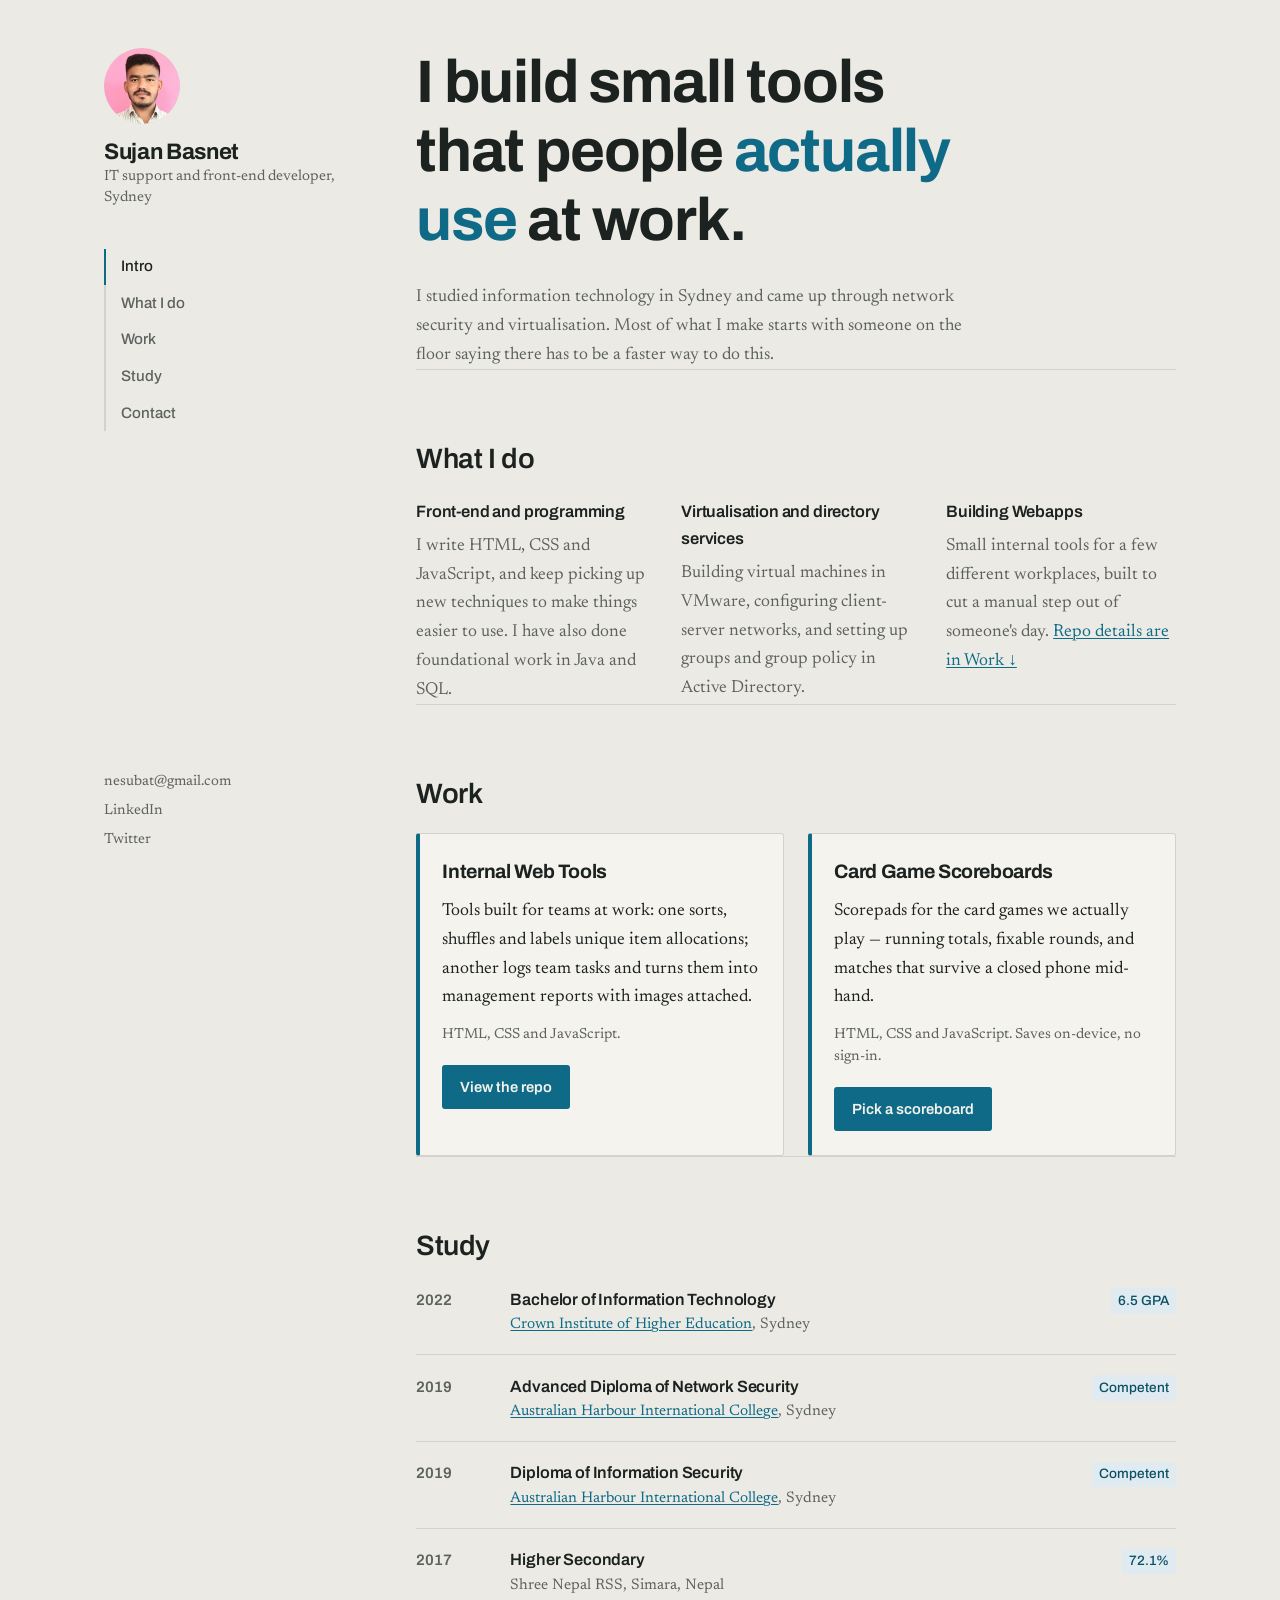
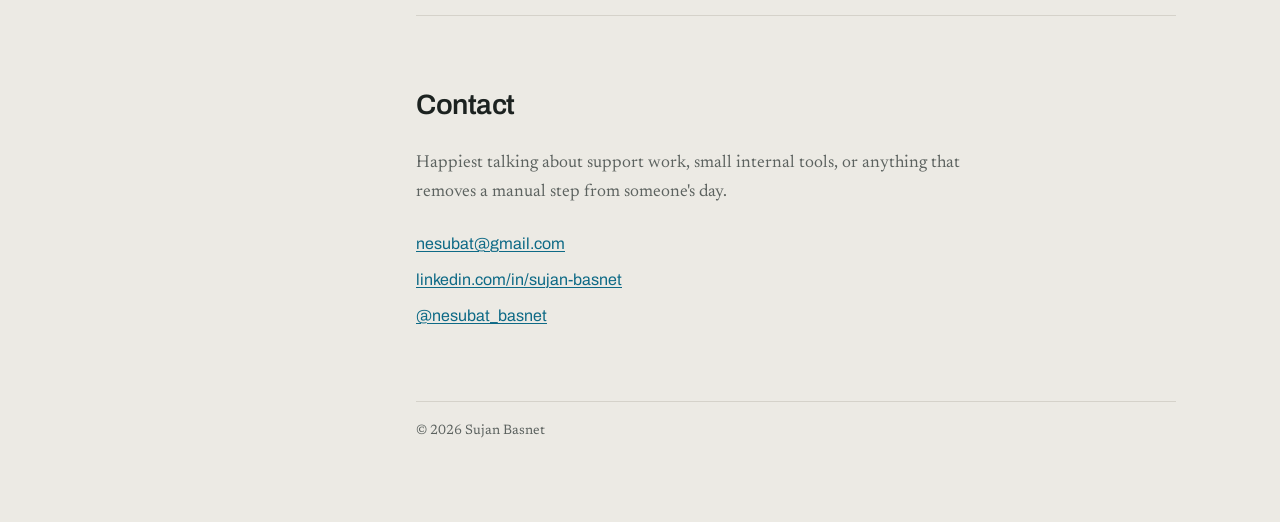
<file: index.html>
<!DOCTYPE html>
<html lang="en">
<head>
<meta charset="utf-8">
<meta name="viewport" content="width=device-width, initial-scale=1">
<meta name="description" content="Sujan Basnet — IT support and front-end developer in Sydney. Small tools, network security, virtualisation.">
<meta name="theme-color" content="#eceae4">
<title>Sujan Basnet</title>

<link rel="preconnect" href="https://fonts.googleapis.com">
<link rel="preconnect" href="https://fonts.gstatic.com" crossorigin>
<link href="https://fonts.googleapis.com/css2?family=Archivo:wght@500;600;700&family=Newsreader:opsz,wght@6..72,300;6..72,400;6..72,500&display=swap" rel="stylesheet">
<link rel="stylesheet" href="styles.css">
<script src="noflash.js"></script>
</head>
<body>

<a class="skip" href="#main">Skip to content</a>

<div class="shell">

  <aside class="side">
    <div class="me">
      <img class="portrait" src="Image/my%20photo.jpeg" alt="Sujan Basnet" width="72" height="72">
      <div>
        <p class="name">Sujan Basnet</p>
        <p class="role">IT support and front-end developer, Sydney</p>
      </div>
    </div>

    <nav class="index" aria-label="Sections">
      <ul>
        <li><a href="#intro">Intro</a></li>
        <li><a href="#skills">What I do</a></li>
        <li><a href="#work">Work</a></li>
        <li><a href="#study">Study</a></li>
        <li><a href="#contact">Contact</a></li>
      </ul>
    </nav>

    <ul class="reach">
      <li><a href="mailto:nesubat@gmail.com">nesubat@gmail.com</a></li>
      <li><a href="https://www.linkedin.com/in/sujan-basnet-9b770b16b" rel="me noopener">LinkedIn</a></li>
      <li><a href="https://twitter.com/nesubat_basnet" rel="me noopener">Twitter</a></li>
    </ul>
  </aside>

  <main class="main" id="main">

    <section class="band" id="intro">
      <h1 class="lede">I build small tools that people <span class="accent">actually use</span> at work.</h1>
      <p class="standfirst">
        I studied information technology in Sydney and came up through network security
        and virtualisation. Most of what I make starts with someone on the floor saying
        there has to be a faster way to do this.
      </p>
    </section>

    <section class="band" id="skills">
      <h2>What I do</h2>
      <div class="skills">
        <article class="skill">
          <h3>Front-end and programming</h3>
          <p>
            I write HTML, CSS and JavaScript, and keep picking up new techniques to make
            things easier to use. I have also done foundational work in Java and SQL.
          </p>
        </article>
        <article class="skill">
          <h3>Virtualisation and directory services</h3>
          <p>
            Building virtual machines in VMware, configuring client-server networks, and
            setting up groups and group policy in Active Directory.
          </p>
        </article>
        <article class="skill">
          <h3>Building Webapps</h3>
          <p>
            Small internal tools for a few different workplaces, built to cut a manual
            step out of someone's day. <a href="#work">Repo details are in Work &darr;</a>
          </p>
        </article>
      </div>
    </section>

    <section class="band" id="work">
      <h2>Work</h2>
      <div class="works">
        <article class="work">
          <h3>Internal Web Tools</h3>
          <p>
            Tools built for teams at work: one sorts, shuffles and labels unique
            item allocations; another logs team tasks and turns them into
            management reports with images attached.
          </p>
          <p class="built">HTML, CSS and JavaScript.</p>
          <!-- TODO: swap href="#" for the repo URL -->
          <a class="open" href="https://github.com/nesubat?tab=repositories" target="_blank" rel="noopener noreferrer">View the repo</a>
        </article>
        <article class="work">
          <h3>Card Game Scoreboards</h3>
          <p>
            Scorepads for the card games we actually play &mdash; running totals,
            fixable rounds, and matches that survive a closed phone mid-hand.
          </p>
          <p class="built">HTML, CSS and JavaScript. Saves on-device, no sign-in.</p>
          <button class="open" type="button" data-opens="scoreboards">Pick a scoreboard</button>
        </article>
      </div>

      <dialog class="picker" id="scoreboards" aria-labelledby="picker-title">
        <div class="picker-head">
          <h3 id="picker-title">Card game scoreboards</h3>
          <button class="picker-shut" type="button" data-shuts="scoreboards" aria-label="Close">&times;</button>
        </div>
        <ul class="picklist">
          <li>
            <a href="callbreak.html">
              <span class="pick-name">Call Break</span>
              <span class="pick-note">Four players, five rounds. Calls, tricks and the bare nine.</span>
            </a>
          </li>
          <li>
            <a href="dhumbal.html">
              <span class="pick-name">Dhumbal</span>
              <span class="pick-note">Two to eight players. One winner a round, and catches count double.</span>
            </a>
          </li>
          <li>
            <a href="threecard.html">
              <span class="pick-name">Three Card</span>
              <span class="pick-note">Up to seventeen at the table. One winner takes a point off each.</span>
            </a>
          </li>
        </ul>
      </dialog>
    </section>

    <section class="band" id="study">
      <h2>Study</h2>
      <ol class="ledger">
        <li>
          <span class="yr">2022</span>
          <div class="what">
            <h3>Bachelor of Information Technology</h3>
            <p><a href="https://cihe.edu.au/" rel="noopener">Crown Institute of Higher Education</a>, Sydney</p>
          </div>
          <span class="mark">6.5 GPA</span>
        </li>
        <li>
          <span class="yr">2019</span>
          <div class="what">
            <h3>Advanced Diploma of Network Security</h3>
            <p><a href="https://ahic.edu.au/" rel="noopener">Australian Harbour International College</a>, Sydney</p>
          </div>
          <span class="mark">Competent</span>
        </li>
        <li>
          <span class="yr">2019</span>
          <div class="what">
            <h3>Diploma of Information Security</h3>
            <p><a href="https://ahic.edu.au/" rel="noopener">Australian Harbour International College</a>, Sydney</p>
          </div>
          <span class="mark">Competent</span>
        </li>
        <li>
          <span class="yr">2017</span>
          <div class="what">
            <h3>Higher Secondary</h3>
            <p>Shree Nepal RSS, Simara, Nepal</p>
          </div>
          <span class="mark">72.1%</span>
        </li>
      </ol>
    </section>

    <section class="band" id="contact">
      <h2>Contact</h2>
      <p class="standfirst">
        Happiest talking about support work, small internal tools, or anything that
        removes a manual step from someone's day.
      </p>
      <ul class="contactlist">
        <li><a href="mailto:nesubat@gmail.com">nesubat@gmail.com</a></li>
        <li><a href="https://www.linkedin.com/in/sujan-basnet-9b770b16b" rel="me noopener">linkedin.com/in/sujan-basnet</a></li>
        <li><a href="https://twitter.com/nesubat_basnet" rel="me noopener">@nesubat_basnet</a></li>
      </ul>
      <p class="colophon">&copy; <span id="year">2026</span> Sujan Basnet</p>
    </section>

  </main>
</div>

<script src="main.js"></script>
</body>
</html>
</file>
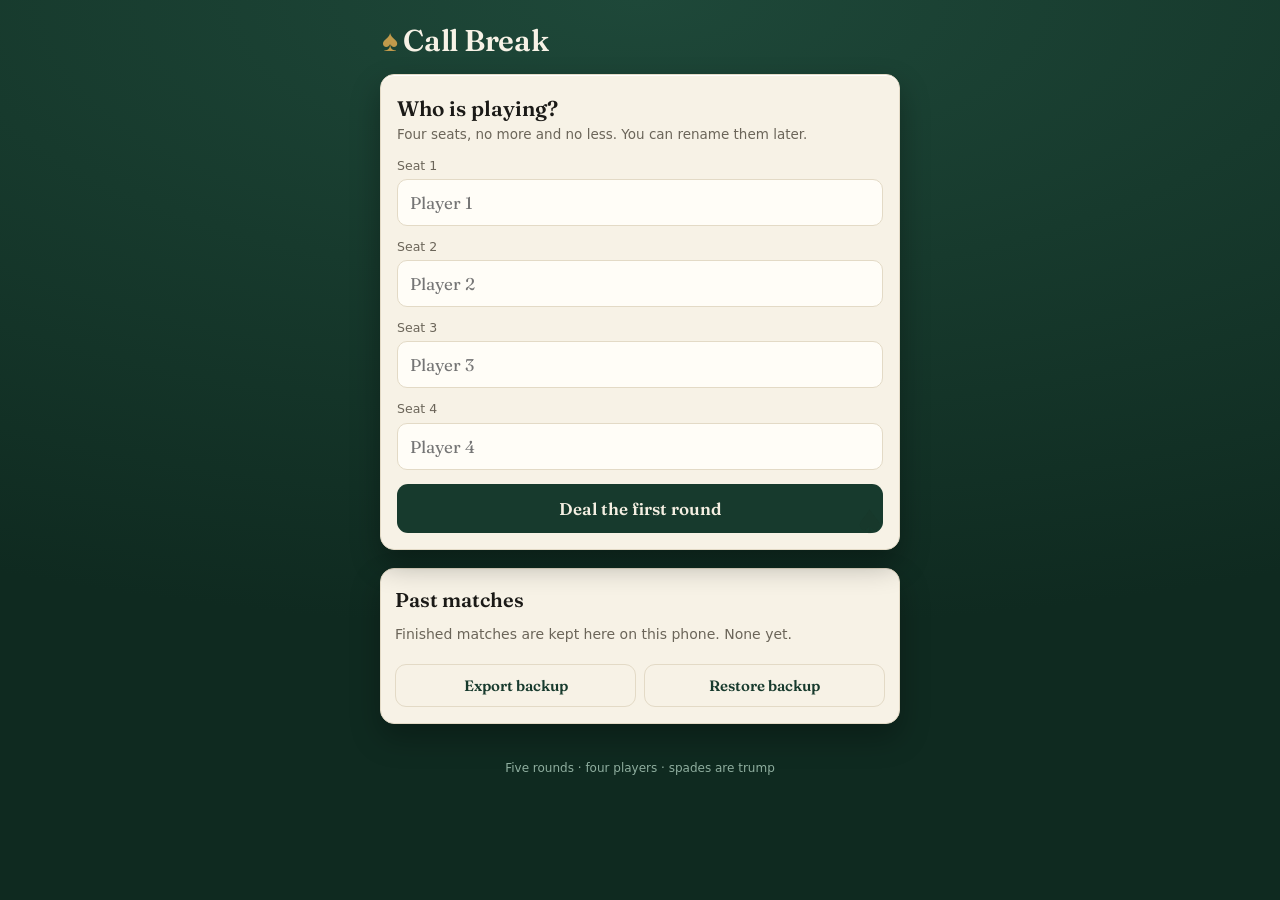
<file: callbreak.html>
<!DOCTYPE html>
<html lang="en">
<head>
<meta charset="utf-8">
<meta name="viewport" content="width=device-width, initial-scale=1, viewport-fit=cover">
<meta name="theme-color" content="#173a2d">
<title>Call Break Scorepad</title>
<link rel="preconnect" href="https://fonts.googleapis.com">
<link rel="preconnect" href="https://fonts.gstatic.com" crossorigin>
<link href="https://fonts.googleapis.com/css2?family=Fraunces:opsz,wght@9..144,400;9..144,600;9..144,700&display=swap" rel="stylesheet">
<style>
  :root{
    --felt:#173a2d;
    --felt-deep:#0f2a20;
    --card:#f7f2e6;
    --card-edge:#e3dac6;
    --ink:#1b1a17;
    --ink-soft:#6b6559;
    --suit-red:#a8231c;
    --gold:#c19a4b;
    --serif:"Fraunces",Georgia,"Times New Roman",serif;
    --sans:system-ui,-apple-system,"Segoe UI",Roboto,sans-serif;
  }
  *{box-sizing:border-box;-webkit-tap-highlight-color:transparent}
  html,body{margin:0;padding:0}
  body{
    background:var(--felt);
    background-image:radial-gradient(120% 70% at 50% 0%, #1e4839 0%, var(--felt) 45%, var(--felt-deep) 100%);
    background-attachment:fixed;
    color:var(--card);
    font-family:var(--sans);
    font-size:16px;
    line-height:1.45;
    min-height:100vh;
    padding:0 14px calc(40px + env(safe-area-inset-bottom));
  }
  .wrap{max-width:520px;margin:0 auto}

  header{padding:26px 2px 18px;display:flex;align-items:baseline;justify-content:space-between;gap:12px}
  .brand{font-family:var(--serif);font-weight:600;font-size:30px;letter-spacing:-.01em;line-height:1}
  .brand .pip{color:var(--gold)}
  .roundtag{font-family:var(--serif);font-size:15px;color:#b9cfc3;text-align:right}
  .roundtag b{color:var(--gold);font-weight:600}

  .card{
    background:var(--card);color:var(--ink);
    border-radius:14px;
    padding:18px 16px 16px;
    box-shadow:0 14px 30px rgba(0,0,0,.32), 0 1px 0 #fff inset;
    border:1px solid var(--card-edge);
    position:relative;
    margin-bottom:18px;
  }
  .card::after{
    content:"\2660";position:absolute;right:14px;bottom:10px;
    font-size:34px;color:rgba(27,26,23,.06);line-height:1;pointer-events:none;
  }
  .settle{animation:settle .28s cubic-bezier(.2,.7,.3,1)}
  @keyframes settle{from{transform:translateY(6px) scale(.99);opacity:.4}to{transform:none;opacity:1}}

  .cardhead{display:flex;align-items:baseline;justify-content:space-between;gap:10px;margin-bottom:2px}
  .cardhead h2{font-family:var(--serif);font-weight:600;font-size:21px;margin:0}
  .tally{font-family:var(--serif);font-size:19px;font-weight:600}
  .tally small{font-family:var(--sans);font-size:12px;font-weight:400;color:var(--ink-soft)}
  .sub{color:var(--ink-soft);font-size:13.5px;margin:0 0 12px}

  .rows{border-top:1px solid var(--card-edge)}
  .row{display:flex;align-items:center;gap:10px;padding:9px 0;border-bottom:1px solid var(--card-edge)}
  .row.got{flex-wrap:wrap}
  .who{flex:1;min-width:0;font-size:16px;overflow:hidden;text-overflow:ellipsis;white-space:nowrap}
  .step{display:flex;align-items:center;gap:4px}
  .step button{
    width:40px;height:40px;border-radius:9px;border:1px solid var(--card-edge);
    background:#fffdf7;color:var(--ink);font-size:21px;line-height:1;font-family:var(--sans);
    cursor:pointer;display:grid;place-items:center;
  }
  .step button:active{background:#efe8d6}
  .step button[disabled]{opacity:.32;cursor:default}

  input.numin{
    font-family:var(--serif);font-weight:600;font-size:24px;text-align:center;
    font-variant-numeric:tabular-nums;
    width:56px;height:40px;padding:0;border-radius:9px;
    border:1px solid var(--card-edge);background:#fffdf7;color:var(--ink);
    -moz-appearance:textfield;
  }
  .got input.numin{color:var(--felt)}
  input.numin::-webkit-outer-spin-button,
  input.numin::-webkit-inner-spin-button{-webkit-appearance:none;margin:0}
  input.numin:focus{outline:2px solid var(--felt);outline-offset:1px;background:#fff}

  .cmp{flex-basis:100%;order:3;display:block;margin-top:8px;
       font-size:14px;color:var(--ink-soft);line-height:1.4}
  .cmp b{font-family:var(--serif);font-size:21px;font-weight:700;color:var(--ink);
    font-variant-numeric:tabular-nums;vertical-align:-2px}
  .cmp em{font-family:var(--serif);font-size:21px;font-weight:700;font-style:normal;
    color:var(--felt);font-variant-numeric:tabular-nums;vertical-align:-2px}
  .cmp em.down{color:var(--suit-red)}
  input.callmini{width:48px;height:34px;font-size:21px;vertical-align:-9px;margin:0 1px}

  .note{border-radius:9px;padding:10px 12px;font-size:14px;margin:12px 0 0;line-height:1.4}
  .note.bad{background:#f6e2e0;color:#7d1a15;border:1px solid #e6c4c1}
  .note.warn{background:#f6ecd7;color:#6d5312;border:1px solid #e7d6ae}
  .note.hot{background:#eae2f2;color:#4a3269;border:1px solid #d7cae6}
  .note.calm{background:#e3ece4;color:#2c4a39;border:1px solid #cbdccf}

  .btn{
    display:block;width:100%;margin-top:14px;padding:14px;border-radius:11px;
    border:none;background:var(--felt);color:#f4efe2;font-family:var(--serif);
    font-size:17px;font-weight:600;cursor:pointer;text-align:center;
  }
  .btn:active{background:var(--felt-deep)}
  .btn[disabled]{background:#ded6c4;color:#948d7c;cursor:default}
  .btn.ghost{background:transparent;color:var(--felt);border:1px solid var(--card-edge);font-size:15px;margin-top:8px}
  .btn.small{padding:11px;font-size:15px}
  .btn.on{background:#e3ece4;border-color:var(--felt);color:var(--felt)}
  .btn.danger{color:var(--suit-red);border-color:#e6c4c1}
  .choices{display:grid;gap:8px;margin-top:12px}
  .choices .btn{margin-top:0}
  .pair{display:flex;gap:8px}
  .pair .btn{flex:1}

  .pad{background:var(--card);color:var(--ink);border-radius:14px;padding:16px 14px;border:1px solid var(--card-edge);box-shadow:0 14px 30px rgba(0,0,0,.28);margin-bottom:18px}
  .pad h2{font-family:var(--serif);font-weight:600;font-size:20px;margin:0 0 10px}
  table{width:100%;border-collapse:collapse;font-variant-numeric:tabular-nums}
  th,td{padding:7px 2px;text-align:center;font-size:15px}
  thead th{font-family:var(--sans);font-size:12px;font-weight:500;color:var(--ink-soft);border-bottom:1px solid var(--card-edge);
    max-width:70px;overflow:hidden;text-overflow:ellipsis;white-space:nowrap}
  tbody td{font-family:var(--serif);font-weight:600;border-bottom:1px solid #ece5d4}
  tbody td.empty{color:#c7bfab;font-weight:400}
  td.neg{color:var(--suit-red)}
  .rlabel{font-family:var(--sans)!important;font-size:12px!important;color:var(--ink-soft);font-weight:400!important;width:30px}
  button.rlabel{background:none;border:none;padding:7px 0;width:100%;cursor:pointer;text-decoration:underline dotted;text-underline-offset:3px}
  tfoot td{font-family:var(--serif);font-size:20px;font-weight:700;padding-top:10px;border-top:2px solid var(--ink)}
  tfoot td.lead::after{content:" \2660";color:var(--gold);font-size:13px}
  .padnote{font-size:12px;color:var(--ink-soft);margin:10px 0 0;text-align:center}

  /* past matches */
  .hist{list-style:none;margin:0;padding:0}
  .hist li{border-bottom:1px solid var(--card-edge)}
  .hist button{
    width:100%;background:none;border:none;padding:12px 2px;cursor:pointer;
    display:flex;align-items:baseline;justify-content:space-between;gap:12px;text-align:left;
    font-family:var(--sans);color:var(--ink);font-size:15px;
  }
  .hist button:active{background:#efe8d6}
  .hist .win{font-family:var(--serif);font-weight:600;font-size:17px}
  .hist .meta{display:block;font-size:12px;color:var(--ink-soft);margin-top:2px}
  .hist .pts{font-family:var(--serif);font-weight:700;font-size:19px;white-space:nowrap}
  .hist .pts.neg{color:var(--suit-red)}
  .stamp{font-size:13px;color:var(--ink-soft);margin:0 0 14px;line-height:1.6}
  .stamp b{color:var(--ink);font-weight:600}
  .empty-state{color:var(--ink-soft);font-size:14px;margin:4px 0 0}
  .filepick{display:none}

  .setup label{display:block;font-size:12.5px;color:var(--ink-soft);margin:12px 0 4px}
  .setup input{
    width:100%;padding:12px;border-radius:10px;border:1px solid var(--card-edge);
    background:#fffdf7;font-size:17px;font-family:var(--serif);color:var(--ink);
  }
  .setup input:focus{outline:2px solid var(--felt);outline-offset:1px}

  .final{text-align:center}
  .final .champ{font-family:var(--serif);font-size:32px;font-weight:700;line-height:1.1;margin:6px 0 2px}
  .final .score{font-family:var(--serif);font-size:17px;color:var(--ink-soft)}
  ol.standings{list-style:none;padding:0;margin:16px 0 0;text-align:left}
  ol.standings li{display:flex;justify-content:space-between;gap:10px;padding:9px 0;border-bottom:1px solid var(--card-edge);font-size:16px}
  ol.standings li span:last-child{font-family:var(--serif);font-weight:600}
  ol.standings li.n{color:var(--suit-red)}

  footer{text-align:center;padding:18px 0 0;color:#8fae9f;font-size:12px}
  @media (prefers-reduced-motion:reduce){.settle{animation:none}}
</style>
</head>
<body>
<div class="wrap">
  <header>
    <div class="brand"><span class="pip">&#9824;</span> Call Break</div>
    <div class="roundtag" id="roundtag"></div>
  </header>
  <div id="app"></div>
  <input type="file" id="filepick" class="filepick" accept="application/json,.json">
  <footer>Five rounds &middot; four players &middot; spades are trump</footer>
</div>

<script>
"use strict";

const ROUNDS = 5, TRICKS = 13, KEY = "callbreak:v1";

/* ---------- persistence: one key on this device, nothing leaves the phone ---------- */
let canStore = true;
try { localStorage.setItem(KEY + ":probe", "1"); localStorage.removeItem(KEY + ":probe"); }
catch (e) { canStore = false; }

let store = { current: null, history: [] };

function loadStore(){
  if (!canStore) return;
  try {
    const raw = localStorage.getItem(KEY);
    if (raw){
      const parsed = JSON.parse(raw);
      if (parsed && typeof parsed === "object"){
        store.current = parsed.current || null;
        store.history = Array.isArray(parsed.history) ? parsed.history : [];
      }
    }
  } catch (e) { store = { current: null, history: [] }; }
}
function saveStore(){
  if (!canStore) return;
  try { localStorage.setItem(KEY, JSON.stringify(store)); }
  catch (e) { canStore = false; }
}
function persist(){
  store.current = (S.phase === "setup") ? null : {
    phase: S.phase, names: S.names, rounds: S.rounds, draft: S.draft,
    editing: S.editing, matchId: S.matchId, startedAt: S.startedAt,
    endedAt: S.endedAt, archived: S.archived
  };
  saveStore();
}

/* ---------- state ---------- */
let S = {
  phase: "setup",          // setup | bid | tricks | done
  screen: "play",          // play | match
  openId: null,
  names: ["", "", "", ""],
  rounds: [],
  draft: null,
  editing: null,
  resume: null,
  matchId: null,
  startedAt: null,
  endedAt: null,
  archived: false
};

/* ---------- scoring (held in tenths so totals never drift) ---------- */
function scoreTenths(call, tricks, bonus){
  const eff = call * 10 + (bonus ? 1 : 0);
  if (tricks < call) return -eff;
  return eff + (tricks - call);
}
function fmt(t){
  if (t === null || t === undefined) return "";
  return (t % 10 === 0) ? String(t / 10) : (t / 10).toFixed(1);
}
function totalsOf(rounds){
  return [0,1,2,3].map(i => rounds.reduce((a,r) => a + r.scores[i], 0));
}
function totals(){ return totalsOf(S.rounds); }
const sum = a => a.reduce((x,y) => x + y, 0);
const esc = s => String(s).replace(/[&<>"]/g, c => ({"&":"&amp;","<":"&lt;",">":"&gt;",'"':"&quot;"}[c]));
const uid = () => Date.now().toString(36) + Math.random().toString(36).slice(2, 7);

function when(iso){
  if (!iso) return "\u2014";
  return new Date(iso).toLocaleString(undefined,
    { day:"numeric", month:"short", year:"numeric", hour:"numeric", minute:"2-digit" });
}
function clock(iso){
  if (!iso) return "\u2014";
  return new Date(iso).toLocaleTimeString(undefined, { hour:"numeric", minute:"2-digit" });
}
function span(a, b){
  if (!a || !b) return "\u2014";
  const m = Math.max(0, Math.round((new Date(b) - new Date(a)) / 60000));
  return m < 60 ? m + " min" : Math.floor(m/60) + "h " + (m % 60) + "m";
}

function freshDraft(){ return { calls:[1,1,1,1], bonus:false, tricks:[0,0,0,0], nine:false }; }
function roundNo(){ return S.editing !== null ? S.editing + 1 : S.rounds.length + 1; }
function callsBad(){ const d = S.draft; return d.calls.some(c => c < 1) || sum(d.calls) < 9; }
function beginMatch(){ S.matchId = uid(); S.startedAt = new Date().toISOString(); S.endedAt = null; S.archived = false; }

/* ---------- render ---------- */
function render(animate){
  const tag = document.getElementById("roundtag");
  if (S.screen === "match") tag.textContent = "Past match";
  else if (S.phase === "setup") tag.textContent = "";
  else if (S.phase === "done") tag.textContent = "Match complete";
  else if (S.editing !== null) tag.innerHTML = "Fixing round <b>" + roundNo() + "</b>";
  else tag.innerHTML = "Round <b>" + roundNo() + "</b> of " + ROUNDS;

  const app = document.getElementById("app");
  let html = "";

  if (S.screen === "match"){
    html = viewMatch();
  } else if (S.phase === "setup"){
    html = viewSetup() + viewHistory();
  } else {
    if (S.phase === "bid")    html += viewBid();
    if (S.phase === "tricks") html += viewTricks();
    if (S.phase === "done")   html += viewDone();
    html += padFor("Scorepad", S.names, S.rounds, true);
    html += viewHistory();
  }
  app.innerHTML = html;
  if (animate){
    const c = app.querySelector(".card");
    if (c) c.classList.add("settle");
  }
  persist();
}

function viewSetup(){
  return '<div class="card setup">' +
    '<div class="cardhead"><h2>Who is playing?</h2></div>' +
    '<p class="sub">Four seats, no more and no less. You can rename them later.</p>' +
    [0,1,2,3].map(i =>
      '<label for="n' + i + '">Seat ' + (i+1) + '</label>' +
      '<input id="n' + i + '" type="text" autocomplete="off" maxlength="14" ' +
      'placeholder="Player ' + (i+1) + '" value="' + esc(S.names[i]) + '">').join("") +
    '<button class="btn" data-act="start">Deal the first round</button>' +
  '</div>';
}

function stepRow(i, kind, value, min, note){
  const shown = (value === 0 && kind === "call") ? "" : value;
  return '<div class="row ' + (kind === "trick" ? "got" : "") + '">' +
    '<div class="who">' + esc(S.names[i]) + '</div>' +
    '<div class="step">' +
      '<button data-act="dec" data-kind="' + kind + '" data-i="' + i + '"' +
        (value <= min ? " disabled" : "") + ' aria-label="one less">&minus;</button>' +
      '<input class="numin" type="number" inputmode="numeric" pattern="[0-9]*" ' +
        'data-i="' + i + '" data-kind="' + kind + '" value="' + shown + '" ' +
        'min="' + min + '" max="13" aria-label="' + esc(S.names[i]) + ' ' + kind + '">' +
      '<button data-act="inc" data-kind="' + kind + '" data-i="' + i + '"' +
        (value >= 13 ? " disabled" : "") + ' aria-label="one more">+</button>' +
    '</div>' + (note || "") +
  '</div>';
}

/* ---------- calls ---------- */
function bidFoot(){
  const d = S.draft, t = sum(d.calls);
  const blank = d.calls.some(c => c < 1);
  let note = "";

  if (blank) note = '<p class="note bad">Every player has to call at least 1.</p>';
  else if (t < 9) note = '<p class="note bad">Calls add up to ' + t + '. The table needs at least 9 before anyone deals.</p>';
  else if (t === 9 && !d.nine) note = '<p class="note warn">Exactly 9 &mdash; the lowest a table can go. Pick how to play it below.</p>';
  else if (t === 9 && d.nine) note = d.bonus
    ? '<p class="note calm">Bare 9, playing with +0.1 on every call.</p>'
    : '<p class="note calm">Bare 9, playing straight off the calls.</p>';
  else if (t === 13) note = '<p class="note hot">All 13 spoken for. Nobody has room to miss a single trick.</p>';
  else if (t > 13) note = '<p class="note warn">Over by ' + (t - 13) + '. At least one player is going down tonight.</p>';

  const askNine = (t === 9 && !blank && !d.nine);
  const choices = askNine ? '<div class="choices">' +
      '<button class="btn small" data-act="nine-bonus">Play it with +0.1 on every call</button>' +
      '<button class="btn small ghost" data-act="nine-plain">Play it as called</button>' +
      '<button class="btn small ghost" data-act="nine-reset">Clear and call again</button>' +
    '</div>' : "";

  const lock = askNine ? "" :
    '<button class="btn" data-act="lock"' + ((t >= 9 && !blank) ? "" : " disabled") + '>Lock in calls</button>';

  return note + choices + lock;
}

function viewBid(){
  const d = S.draft;
  return '<div class="card">' +
    '<div class="cardhead"><h2>Calls' + (S.editing !== null ? " &middot; round " + roundNo() : "") + '</h2>' +
    '<div class="tally"><span id="tally">' + sum(d.calls) + '</span> <small>called</small></div></div>' +
    '<p class="sub">What each player promises to win out of 13. Tap a number to type it.</p>' +
    '<div class="rows">' + [0,1,2,3].map(i => stepRow(i, "call", d.calls[i], 1, "")).join("") + '</div>' +
    '<div id="bidfoot">' + bidFoot() + '</div>' +
    (S.editing !== null
      ? '<button class="btn ghost" data-act="cancel-edit">Cancel</button>'
      : '<button class="btn ghost" data-act="rename">Rename players</button>') +
  '</div>';
}

/* ---------- tricks won (calls stay editable here) ---------- */
function tricksFoot(){
  const d = S.draft, t = sum(d.tricks), ct = sum(d.calls), left = TRICKS - t;
  const bad = callsBad();
  let note = "";

  if (d.calls.some(c => c < 1)) note = '<p class="note bad">Every player has to call at least 1.</p>';
  else if (ct < 9) note = '<p class="note bad">Calls now add up to ' + ct + '. The table needs at least 9.</p>';
  else if (t > TRICKS) note = '<p class="note bad">That is ' + t + ' tricks. A hand only holds 13.</p>';
  else if (t < TRICKS) note = '<p class="note calm">' + left + ' trick' + (left === 1 ? "" : "s") + ' still unaccounted for.</p>';

  const toggle = (ct === 9 && !bad)
    ? '<button class="btn small ghost' + (d.bonus ? " on" : "") + '" data-act="bonus">' +
      (d.bonus ? "\u2713 " : "") + 'Bare 9 bonus: +0.1 on every call</button>'
    : "";

  return note + toggle +
    '<button class="btn" data-act="save"' + ((t === TRICKS && !bad) ? "" : " disabled") +
    '>Save round ' + roundNo() + '</button>';
}

function viewTricks(){
  const d = S.draft;
  const rows = [0,1,2,3].map(i => {
    const s = scoreTenths(d.calls[i], d.tricks[i], d.bonus);
    const cmp = '<span class="cmp">called ' +
      '<input class="numin callmini" type="number" inputmode="numeric" pattern="[0-9]*" ' +
        'data-i="' + i + '" data-kind="call" value="' + (d.calls[i] || "") + '" ' +
        'min="1" max="13" aria-label="' + esc(S.names[i]) + ' call">' +
      ', won <b id="w' + i + '">' + d.tricks[i] + '</b> &rarr; ' +
      '<em id="s' + i + '"' + (s < 0 ? ' class="down"' : "") + '>' + fmt(s) + '</em></span>';
    return stepRow(i, "trick", d.tricks[i], 0, cmp);
  }).join("");

  return '<div class="card">' +
    '<div class="cardhead"><h2>Tricks won</h2>' +
    '<div class="tally"><span id="ttally">' + sum(d.tricks) + '</span><small> / 13</small></div></div>' +
    '<p class="sub">Count them off. A call can still be corrected here if someone was misheard.</p>' +
    '<div class="rows">' + rows + '</div>' +
    '<div id="tfoot">' + tricksFoot() + '</div>' +
    '<button class="btn ghost" data-act="back">Back to calls</button>' +
  '</div>';
}

function standingsList(names, rounds){
  const tot = totalsOf(rounds);
  const order = [0,1,2,3].sort((a,b) => tot[b] - tot[a]);
  return '<ol class="standings">' + order.map((i,p) =>
    '<li class="' + (tot[i] < 0 ? "n" : "") + '"><span>' + (p+1) + '. ' + esc(names[i]) +
    '</span><span>' + fmt(tot[i]) + '</span></li>').join("") + '</ol>';
}

function viewDone(){
  const tot = totals();
  const order = [0,1,2,3].sort((a,b) => tot[b] - tot[a]);
  const win = order[0];
  return '<div class="card final">' +
    '<p class="sub" style="margin-bottom:0">After five rounds</p>' +
    '<div class="champ">' + esc(S.names[win]) + '</div>' +
    '<div class="score">takes it with ' + fmt(tot[win]) + '</div>' +
    standingsList(S.names, S.rounds) +
    '<p class="stamp" style="margin-top:14px">Started <b>' + clock(S.startedAt) + '</b> &middot; ' +
      'finished <b>' + clock(S.endedAt) + '</b> &middot; ' + span(S.startedAt, S.endedAt) + '</p>' +
    '<button class="btn" data-act="again">Play another five</button>' +
    '<button class="btn ghost" data-act="fresh">New players</button>' +
  '</div>';
}

/* ---------- the points table, reused for live play and for history ---------- */
function padFor(title, names, rounds, live){
  const tot = totalsOf(rounds);
  const best = Math.max.apply(null, tot);
  let body = "";
  for (let r = 0; r < ROUNDS; r++){
    const done = rounds[r];
    const label = (done && live)
      ? '<button class="rlabel" data-act="edit" data-r="' + r + '">' + (r+1) + '</button>'
      : String(r+1);
    body += '<tr><td class="rlabel">' + label + '</td>' +
      [0,1,2,3].map(i => done
        ? '<td class="' + (done.scores[i] < 0 ? "neg" : "") + '">' + fmt(done.scores[i]) + '</td>'
        : '<td class="empty">&middot;</td>').join("") + '</tr>';
  }
  return '<div class="pad"><h2>' + title + '</h2><table>' +
    '<thead><tr><th></th>' + names.map(n => '<th>' + esc(n) + '</th>').join("") + '</tr></thead>' +
    '<tbody>' + body + '</tbody>' +
    '<tfoot><tr><td class="rlabel"></td>' + tot.map(v =>
      '<td class="' + (v < 0 ? "neg " : "") + ((v === best && rounds.length > 0) ? "lead" : "") + '">' +
      fmt(v) + '</td>').join("") + '</tr></tfoot></table>' +
    (live ? '<p class="padnote">' + (rounds.length
      ? "Tap a round number to correct it."
      : "Scores land here as each round is saved.") + '</p>' : "") +
  '</div>';
}

/* ---------- past matches ---------- */
function viewHistory(){
  const h = store.history.slice().sort((a,b) => (b.endedAt || "").localeCompare(a.endedAt || ""));
  let list;
  if (!h.length){
    list = '<p class="empty-state">Finished matches are kept here on this phone. None yet.</p>';
  } else {
    list = '<ul class="hist">' + h.map(m => {
      const tot = totalsOf(m.rounds);
      const w = tot.indexOf(Math.max.apply(null, tot));
      return '<li><button data-act="open" data-id="' + m.id + '">' +
        '<span><span class="win">' + esc(m.names[w]) + '</span>' +
        '<span class="meta">' + when(m.endedAt) + ' &middot; ' + span(m.startedAt, m.endedAt) +
        ' &middot; ' + m.names.map(esc).join(", ") + '</span></span>' +
        '<span class="pts' + (tot[w] < 0 ? " neg" : "") + '">' + fmt(tot[w]) + '</span>' +
        '</button></li>';
    }).join("") + '</ul>';
  }

  const warn = canStore ? "" :
    '<p class="note bad">This browser is not letting the page save. Progress will be lost on refresh. ' +
    'Opening the file from a hosted address, or turning off private browsing, fixes it.</p>';

  return '<div class="pad"><h2>Past matches</h2>' + warn + list +
    '<div class="pair" style="margin-top:12px">' +
      '<button class="btn ghost small" data-act="export">Export backup</button>' +
      '<button class="btn ghost small" data-act="import">Restore backup</button>' +
    '</div></div>';
}

function viewMatch(){
  const m = store.history.filter(x => x.id === S.openId)[0];
  if (!m) return '<div class="card"><p class="sub">That match is no longer saved.</p>' +
    '<button class="btn" data-act="closematch">Back</button></div>';
  const tot = totalsOf(m.rounds);
  const w = tot.indexOf(Math.max.apply(null, tot));
  return '<div class="card">' +
    '<div class="cardhead"><h2>' + esc(m.names[w]) + ' won</h2>' +
    '<div class="tally">' + fmt(tot[w]) + '</div></div>' +
    '<p class="stamp">' +
      'Started <b>' + when(m.startedAt) + '</b><br>' +
      'Ended <b>' + when(m.endedAt) + '</b><br>' +
      'Played for <b>' + span(m.startedAt, m.endedAt) + '</b></p>' +
    standingsList(m.names, m.rounds) +
    '<button class="btn" data-act="closematch">Back to the table</button>' +
    '<button class="btn ghost danger" data-act="delmatch" data-id="' + m.id + '">Delete this match</button>' +
  '</div>' + padFor("Round by round", m.names, m.rounds, false);
}

/* ---------- live refresh that leaves the focused field alone ---------- */
function refreshSteppers(){
  const d = S.draft;
  const btns = document.querySelectorAll(".step button[data-kind]");
  for (let k = 0; k < btns.length; k++){
    const b = btns[k], kind = b.dataset.kind, i = +b.dataset.i;
    const v = kind === "call" ? d.calls[i] : d.tricks[i];
    b.disabled = b.dataset.act === "inc" ? v >= 13 : v <= (kind === "call" ? 1 : 0);
  }
}
function refreshBid(){
  const t = document.getElementById("tally");
  if (t) t.textContent = sum(S.draft.calls);
  const f = document.getElementById("bidfoot");
  if (f) f.innerHTML = bidFoot();
  refreshSteppers();
}
function refreshTricks(){
  const d = S.draft;
  const t = document.getElementById("ttally");
  if (t) t.textContent = sum(d.tricks);
  for (let i = 0; i < 4; i++){
    const s = scoreTenths(d.calls[i], d.tricks[i], d.bonus);
    const w = document.getElementById("w" + i), sc = document.getElementById("s" + i);
    if (w) w.textContent = d.tricks[i];
    if (sc){ sc.textContent = fmt(s); sc.className = s < 0 ? "down" : ""; }
  }
  const f = document.getElementById("tfoot");
  if (f) f.innerHTML = tricksFoot();
  refreshSteppers();
}
function refresh(){ S.phase === "bid" ? refreshBid() : refreshTricks(); persist(); }

/* ---------- input ---------- */
const app = document.getElementById("app");

app.addEventListener("input", function(e){
  const el = e.target;
  if (!el.classList || !el.classList.contains("numin") || !S.draft) return;
  let v = parseInt(el.value, 10);
  if (isNaN(v) || v < 0){ v = 0; el.value = ""; }
  if (v > 13){ v = 13; el.value = "13"; }
  const i = +el.dataset.i;
  if (el.dataset.kind === "call"){
    S.draft.calls[i] = v;
    if (S.phase === "bid"){ S.draft.nine = false; S.draft.bonus = false; }
    else if (sum(S.draft.calls) !== 9) S.draft.bonus = false;
  } else {
    S.draft.tricks[i] = v;
  }
  refresh();
});

app.addEventListener("focusout", function(e){
  const el = e.target;
  if (!el.classList || !el.classList.contains("numin") || !S.draft) return;
  const kind = el.dataset.kind, i = +el.dataset.i;
  const min = kind === "call" ? 1 : 0;
  const v = Math.min(13, Math.max(min, parseInt(el.value, 10) || 0));
  el.value = v;
  const cur = kind === "call" ? S.draft.calls[i] : S.draft.tricks[i];
  if (v !== cur){
    if (kind === "call") S.draft.calls[i] = v; else S.draft.tricks[i] = v;
    refresh();
  }
});

app.addEventListener("click", function(e){
  const el = e.target.closest("[data-act]");
  if (!el) return;
  const act = el.dataset.act;
  const d = S.draft;

  if (act === "start" || act === "rename-save"){
    const names = [0,1,2,3].map(i => {
      const v = document.getElementById("n" + i).value.trim();
      return v || ("Player " + (i+1));
    });
    S.names = names.map((n,i) => names.indexOf(n) !== i ? n + " " + (i+1) : n);
    if (act === "start"){ S.draft = freshDraft(); S.phase = "bid"; beginMatch(); }
    else {
      S.phase = S.resume || "bid"; S.resume = null;
      if (S.archived) syncArchive();
    }
    return render(true);
  }

  if (act === "rename"){
    S.resume = "bid"; S.phase = "setup"; render(true);
    const b = document.querySelector('[data-act="start"]');
    b.dataset.act = "rename-save"; b.textContent = "Save names";
    return;
  }

  if (act === "inc" || act === "dec"){
    const i = +el.dataset.i, up = act === "inc";
    if (el.dataset.kind === "call"){
      d.calls[i] = Math.min(13, Math.max(1, d.calls[i] + (up ? 1 : -1)));
      if (S.phase === "bid"){ d.nine = false; d.bonus = false; }
      else if (sum(d.calls) !== 9) d.bonus = false;
    } else {
      d.tricks[i] = Math.min(13, Math.max(0, d.tricks[i] + (up ? 1 : -1)));
    }
    return render(false);
  }

  if (act === "nine-bonus"){ d.bonus = true;  d.nine = true; S.phase = "tricks"; return render(true); }
  if (act === "nine-plain"){ d.bonus = false; d.nine = true; S.phase = "tricks"; return render(true); }
  if (act === "nine-reset"){ S.draft = freshDraft(); return render(false); }
  if (act === "bonus"){ d.bonus = !d.bonus; return render(false); }

  if (act === "lock"){ if (callsBad()) return; S.phase = "tricks"; return render(true); }
  if (act === "back"){ S.phase = "bid"; return render(true); }

  if (act === "save"){
    if (sum(d.tricks) !== TRICKS || callsBad()) return;
    const entry = {
      calls: d.calls.slice(), bonus: d.bonus, tricks: d.tricks.slice(),
      scores: [0,1,2,3].map(i => scoreTenths(d.calls[i], d.tricks[i], d.bonus))
    };
    if (S.editing !== null){ S.rounds[S.editing] = entry; S.editing = null; }
    else S.rounds.push(entry);

    if (S.rounds.length >= ROUNDS){
      S.phase = "done"; S.draft = null;
      if (!S.archived){
        S.endedAt = new Date().toISOString();
        store.history.push({
          id: S.matchId, names: S.names.slice(), rounds: JSON.parse(JSON.stringify(S.rounds)),
          startedAt: S.startedAt, endedAt: S.endedAt
        });
        S.archived = true;
      } else syncArchive();
    } else {
      if (S.archived) syncArchive();
      S.draft = freshDraft(); S.phase = "bid";
    }
    return render(true);
  }

  if (act === "edit"){
    const r = +el.dataset.r, old = S.rounds[r];
    S.editing = r;
    S.draft = { calls: old.calls.slice(), bonus: old.bonus, tricks: old.tricks.slice(), nine: true };
    S.phase = "bid";
    window.scrollTo({ top: 0, behavior: "smooth" });
    return render(true);
  }
  if (act === "cancel-edit"){
    S.editing = null;
    S.phase = S.rounds.length >= ROUNDS ? "done" : "bid";
    S.draft = S.rounds.length >= ROUNDS ? null : freshDraft();
    return render(true);
  }

  if (act === "again"){
    S.rounds = []; S.draft = freshDraft(); S.phase = "bid"; beginMatch();
    return render(true);
  }
  if (act === "fresh"){
    S.phase = "setup"; S.screen = "play"; S.names = ["","","",""]; S.rounds = [];
    S.draft = null; S.editing = null; S.resume = null;
    S.matchId = null; S.startedAt = null; S.endedAt = null; S.archived = false;
    return render(true);
  }

  if (act === "open"){
    S.openId = el.dataset.id; S.screen = "match";
    window.scrollTo({ top: 0, behavior: "smooth" });
    return render(true);
  }
  if (act === "closematch"){ S.screen = "play"; S.openId = null; return render(true); }
  if (act === "delmatch"){
    if (!window.confirm("Delete this match for good?")) return;
    store.history = store.history.filter(m => m.id !== el.dataset.id);
    if (S.matchId === el.dataset.id) S.archived = false;
    S.screen = "play"; S.openId = null; saveStore();
    return render(true);
  }

  if (act === "export") return exportBackup();
  if (act === "import") return document.getElementById("filepick").click();
});

/* keep the archived copy in step when a finished match is corrected */
function syncArchive(){
  for (let i = 0; i < store.history.length; i++){
    if (store.history[i].id === S.matchId){
      store.history[i].rounds = JSON.parse(JSON.stringify(S.rounds));
      store.history[i].names = S.names.slice();
      break;
    }
  }
  saveStore();
}

function exportBackup(){
  const blob = new Blob([JSON.stringify({ version:1, exportedAt:new Date().toISOString(),
    history: store.history }, null, 2)], { type:"application/json" });
  const a = document.createElement("a");
  a.href = URL.createObjectURL(blob);
  a.download = "call-break-history-" + new Date().toISOString().slice(0,10) + ".json";
  document.body.appendChild(a); a.click();
  setTimeout(function(){ URL.revokeObjectURL(a.href); a.remove(); }, 1000);
}

document.getElementById("filepick").addEventListener("change", function(e){
  const file = e.target.files[0];
  if (!file) return;
  const reader = new FileReader();
  reader.onload = function(){
    let added = 0;
    try {
      const data = JSON.parse(reader.result);
      const incoming = Array.isArray(data) ? data : (data.history || []);
      const have = {};
      store.history.forEach(m => { have[m.id] = true; });
      incoming.forEach(m => {
        if (m && m.id && !have[m.id] && Array.isArray(m.rounds)){ store.history.push(m); added++; }
      });
      saveStore();
      window.alert(added ? added + " match" + (added === 1 ? "" : "es") + " restored."
                         : "Nothing new in that file.");
    } catch (err){ window.alert("That file could not be read as a backup."); }
    e.target.value = "";
    render(false);
  };
  reader.readAsText(file);
});

/* ---------- boot ---------- */
loadStore();
if (store.current){
  const c = store.current;
  S.phase = c.phase || "setup";
  S.names = c.names || S.names;
  S.rounds = c.rounds || [];
  S.draft = c.draft || null;
  S.editing = (c.editing === 0 || c.editing) ? c.editing : null;
  S.matchId = c.matchId || null;
  S.startedAt = c.startedAt || null;
  S.endedAt = c.endedAt || null;
  S.archived = !!c.archived;
  if (S.phase !== "setup" && S.phase !== "done" && !S.draft) S.draft = freshDraft();
}
render(false);
</script>
</body>
</html>
</file>
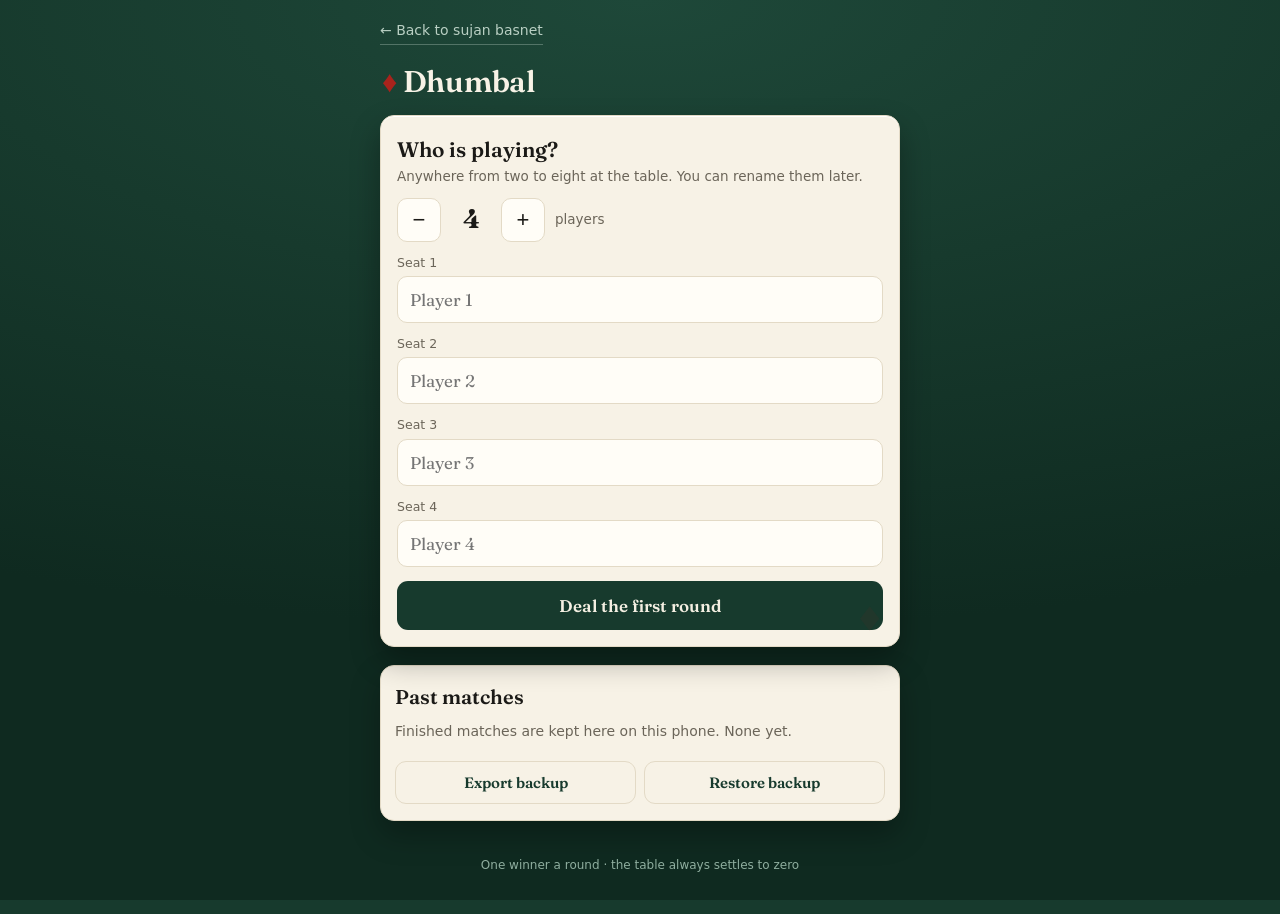
<file: dhumbal.html>
<!DOCTYPE html>
<html lang="en">
<head>
<meta charset="utf-8">
<meta name="viewport" content="width=device-width, initial-scale=1, viewport-fit=cover">
<meta name="theme-color" content="#173a2d">
<title>Dhumbal Scorepad</title>
<link rel="preconnect" href="https://fonts.googleapis.com">
<link rel="preconnect" href="https://fonts.gstatic.com" crossorigin>
<link href="https://fonts.googleapis.com/css2?family=Fraunces:opsz,wght@9..144,400;9..144,600;9..144,700&display=swap" rel="stylesheet">
<link rel="stylesheet" href="dhumbal.css">
</head>
<body>
<div class="wrap">
  <a class="backlink" href="index.html">&larr; Back to sujan basnet</a>
  <header>
    <div class="brand"><span class="pip">&#9830;</span> Dhumbal</div>
    <div class="roundtag" id="roundtag"></div>
  </header>
  <div id="app"></div>
  <input type="file" id="filepick" class="filepick" accept="application/json,.json">
  <footer>One winner a round &middot; the table always settles to zero</footer>
</div>

<script src="dhumbal.js"></script>
</body>
</html>
</file>
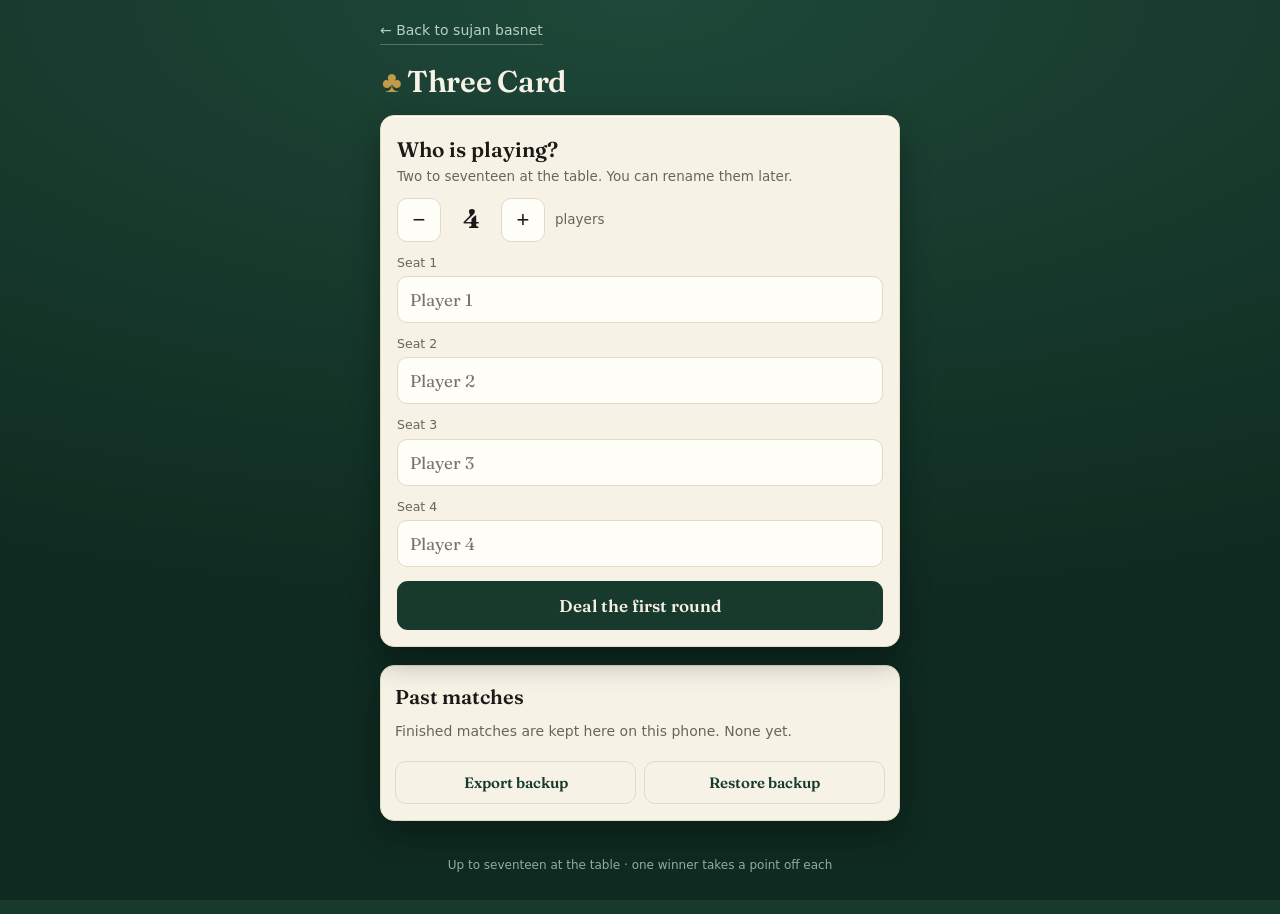
<file: threecard.html>
<!DOCTYPE html>
<html lang="en">
<head>
<meta charset="utf-8">
<meta name="viewport" content="width=device-width, initial-scale=1, viewport-fit=cover">
<meta name="theme-color" content="#173a2d">
<title>Three Card Scorepad</title>
<link rel="preconnect" href="https://fonts.googleapis.com">
<link rel="preconnect" href="https://fonts.gstatic.com" crossorigin>
<link href="https://fonts.googleapis.com/css2?family=Fraunces:opsz,wght@9..144,400;9..144,600;9..144,700&display=swap" rel="stylesheet">
<link rel="stylesheet" href="threecard.css">
</head>
<body>
<div class="wrap">
  <a class="backlink" href="index.html">&larr; Back to sujan basnet</a>
  <header>
    <div class="brand"><span class="pip">&#9827;</span> Three Card</div>
    <div class="roundtag" id="roundtag"></div>
  </header>
  <div id="app"></div>
  <input type="file" id="filepick" class="filepick" accept="application/json,.json">
  <footer>Up to seventeen at the table &middot; one winner takes a point off each</footer>
</div>

<script src="threecard.js"></script>
</body>
</html>
</file>
<file: styles.css>
/* ---------------------------------------------------------------
   Sujan Basnet — personal site
   Mobile first. The desktop rail appears at 900px.
   --------------------------------------------------------------- */

:root{
  --paper:      #eceae4;
  --paper-lift: #f5f3ee;
  --ink:        #1c2220;
  --ink-soft:   #5c625f;
  --rule:       #d5d2ca;
  --signal:     #0e6a86;
  --signal-dark:#0a4f64;
  --signal-tint:#dfebf0;

  --display: "Archivo", system-ui, -apple-system, "Segoe UI", Roboto, sans-serif;
  --text: "Newsreader", Georgia, "Times New Roman", serif;

  --gutter: clamp(1.15rem, 4vw, 2.5rem);
  --gap: clamp(2.75rem, 7vw, 4.5rem);
}

*, *::before, *::after{ box-sizing: border-box; }

html{
  -webkit-text-size-adjust: 100%;
  scroll-behavior: smooth;
}

body{
  margin: 0;
  background: var(--paper);
  color: var(--ink);
  font-family: var(--text);
  font-size: clamp(1rem, 0.95rem + 0.22vw, 1.09rem);
  line-height: 1.65;
  font-weight: 400;
  -webkit-font-smoothing: antialiased;
}

img{ max-width: 100%; height: auto; display: block; }

a{ color: var(--signal); text-decoration-thickness: 1px; text-underline-offset: 2px; }
a:hover{ color: var(--signal-dark); }

:focus-visible{
  outline: 2px solid var(--signal);
  outline-offset: 3px;
  border-radius: 2px;
}

.skip{
  position: absolute;
  left: -9999px;
  top: 0;
  background: var(--ink);
  color: var(--paper);
  padding: 0.65rem 1rem;
  z-index: 20;
}
.skip:focus{ left: 0; }

/* ---------- shell ---------------------------------------------- */

.shell{
  display: grid;
  grid-template-columns: 1fr;
  padding: 0 var(--gutter) clamp(3rem, 8vw, 5rem);
}

/* On small screens the aside dissolves so its three children become
   grid items in their own right, which lets the index strip stick. */
.side{ display: contents; }

.me{
  display: flex;
  align-items: center;
  gap: 0.95rem;
  padding: clamp(1.5rem, 5vw, 2.25rem) 0 1.1rem;
}

.portrait{
  width: 60px;
  height: 60px;
  border-radius: 50%;
  object-fit: cover;
  background: var(--rule);
  flex: none;
}

.name{
  font-family: var(--display);
  font-weight: 700;
  font-size: 1.18rem;
  line-height: 1.15;
  letter-spacing: -0.015em;
  margin: 0;
}

.role{
  margin: 0.15rem 0 0;
  font-size: 0.92rem;
  line-height: 1.4;
  color: var(--ink-soft);
}

/* ---------- section index -------------------------------------- */

.index{
  position: sticky;
  top: 0;
  z-index: 10;
  margin: 0 calc(var(--gutter) * -1);
  padding: 0 var(--gutter);
  background: var(--paper);
  border-bottom: 1px solid var(--rule);
  overflow-x: auto;
  overscroll-behavior-x: contain;
  scrollbar-width: none;
}
.index::-webkit-scrollbar{ display: none; }

.index ul{
  display: flex;
  gap: 1.3rem;
  list-style: none;
  margin: 0;
  padding: 0;
  width: max-content;
}

.index a{
  display: block;
  padding: 0.85rem 0;
  font-family: var(--display);
  font-size: 0.86rem;
  font-weight: 500;
  color: var(--ink-soft);
  text-decoration: none;
  white-space: nowrap;
  border-bottom: 2px solid transparent;
}
.index a:hover{ color: var(--ink); }
.index a[aria-current="true"]{
  color: var(--ink);
  border-bottom-color: var(--signal);
}

/* The rail's contact list is desktop-only; #contact covers mobile. */
.reach{ display: none; }

/* ---------- content -------------------------------------------- */

.main{ min-width: 0; }

.band{
  padding-top: var(--gap);
  scroll-margin-top: 4rem;
}
.band + .band{
  border-top: 1px solid var(--rule);
}

.band h2{
  font-family: var(--display);
  font-weight: 600;
  font-size: clamp(1.3rem, 1.1rem + 0.9vw, 1.75rem);
  letter-spacing: -0.015em;
  line-height: 1.2;
  margin: 0 0 1.4rem;
}

.lede{
  font-family: var(--display);
  font-weight: 700;
  font-size: clamp(2rem, 1.1rem + 4.2vw, 3.75rem);
  line-height: 1.15;
  letter-spacing: -0.02em;
  margin: 0;
  max-width: 19ch;
  text-wrap: balance;
}
.lede .accent{ color: var(--signal); }

.standfirst{
  max-width: 58ch;
  margin: 1.75rem 0 0;
  color: var(--ink-soft);
}

/* ---------- what I do ------------------------------------------- */

.skills{
  display: grid;
  gap: 1.9rem;
}

.skill h3{
  font-family: var(--display);
  font-weight: 600;
  font-size: 1.03rem;
  letter-spacing: -0.01em;
  margin: 0 0 0.4rem;
}
.skill p{
  margin: 0;
  max-width: 58ch;
  color: var(--ink-soft);
}

/* ---------- work ------------------------------------------------ */

.works{
  display: grid;
  gap: 1.5rem;
  grid-template-columns: repeat(auto-fill, minmax(min(100%, 21rem), 1fr));
}

.work{
  background: var(--paper-lift);
  border: 1px solid var(--rule);
  border-left: 4px solid var(--signal);
  border-radius: 3px;
  padding: 1.35rem 1.4rem 1.5rem;
}

.work h3{
  font-family: var(--display);
  font-weight: 700;
  font-size: 1.22rem;
  letter-spacing: -0.018em;
  margin: 0 0 0.55rem;
}
.work p{ margin: 0 0 0.75rem; }

.built{
  font-size: 0.9rem;
  line-height: 1.55;
  color: var(--ink-soft);
}

.open{
  display: inline-block;
  margin-top: 0.4rem;
  padding: 0.62rem 1.1rem;
  background: var(--signal);
  color: var(--paper-lift);
  font-family: var(--display);
  font-size: 0.92rem;
  font-weight: 600;
  border-radius: 3px;
  text-decoration: none;
}
.open:hover{ background: var(--signal-dark); color: var(--paper-lift); }

button.open{
  border: 0;
  cursor: pointer;
  line-height: inherit;
}

/* ---------- the scoreboard picker --------------------------------- */

.picker{
  width: min(26rem, calc(100vw - 2rem));
  padding: 0;
  border: 1px solid var(--rule);
  border-radius: 4px;
  background: var(--paper-lift);
  color: var(--ink);
}
.picker::backdrop{ background: rgba(28, 34, 32, 0.45); }

.picker-head{
  display: flex;
  align-items: baseline;
  justify-content: space-between;
  gap: 1rem;
  padding: 1.1rem 1.2rem 0.85rem;
  border-bottom: 1px solid var(--rule);
}
.picker-head h3{
  font-family: var(--display);
  font-weight: 700;
  font-size: 1.05rem;
  letter-spacing: -0.015em;
  margin: 0;
}
.picker-shut{
  background: none;
  border: 0;
  padding: 0 0.15rem;
  font-size: 1.5rem;
  line-height: 1;
  color: var(--ink-soft);
  cursor: pointer;
}
.picker-shut:hover{ color: var(--ink); }

.picklist{
  list-style: none;
  margin: 0;
  padding: 0;
}
.picklist li + li{ border-top: 1px solid var(--rule); }
.picklist a{
  display: block;
  padding: 0.95rem 1.2rem;
  text-decoration: none;
  color: var(--ink);
}
.picklist a:hover,
.picklist a:focus-visible{ background: var(--signal-tint); color: var(--ink); }

.pick-name{
  display: block;
  font-family: var(--display);
  font-weight: 600;
  font-size: 1.02rem;
  color: var(--signal-dark);
}
.pick-note{
  display: block;
  margin-top: 0.15rem;
  font-size: 0.88rem;
  line-height: 1.5;
  color: var(--ink-soft);
}

/* Without JavaScript, or in a browser with no dialog support, the list
   simply sits open in the page rather than vanishing. */
.no-dialog .picker{
  display: block;
  position: static;
  margin: 1.5rem 0 0;
}
.no-dialog [data-opens],
.no-dialog .picker-shut{ display: none; }

/* ---------- study ------------------------------------------------ */

.ledger{
  list-style: none;
  margin: 0;
  padding: 0;
}

.ledger li{
  display: grid;
  grid-template-columns: 3.6rem 1fr;
  gap: 0.2rem 1rem;
  padding: 1.05rem 0;
  border-top: 1px solid var(--rule);
}
.ledger li:first-child{ border-top: 0; padding-top: 0; }

.yr{
  font-family: var(--display);
  font-weight: 600;
  font-size: 0.95rem;
  color: var(--ink-soft);
  font-variant-numeric: tabular-nums;
  padding-top: 0.16rem;
}

.what h3{
  font-family: var(--display);
  font-weight: 600;
  font-size: 1.02rem;
  letter-spacing: -0.01em;
  line-height: 1.3;
  margin: 0;
}
.what p{
  margin: 0.15rem 0 0;
  font-size: 0.95rem;
  color: var(--ink-soft);
}

.mark{
  grid-column: 2;
  font-family: var(--display);
  font-size: 0.85rem;
  font-weight: 500;
  color: var(--signal-dark);
  background: var(--signal-tint);
  border-radius: 2px;
  padding: 0.1rem 0.45rem;
  justify-self: start;
  margin-top: 0.45rem;
}

/* ---------- contact ---------------------------------------------- */

.contactlist{
  list-style: none;
  margin: 1.5rem 0 0;
  padding: 0;
  display: grid;
  gap: 0.6rem;
  font-family: var(--display);
  font-size: 1rem;
}

.colophon{
  margin: var(--gap) 0 0;
  padding-top: 1.1rem;
  border-top: 1px solid var(--rule);
  font-size: 0.85rem;
  color: var(--ink-soft);
}

/* ---------- desktop rail ------------------------------------------ */

@media (min-width: 900px){
  .shell{
    grid-template-columns: 15.5rem minmax(0, 1fr);
    column-gap: clamp(2.5rem, 5vw, 5rem);
    max-width: 72rem;
    margin-inline: auto;
    align-items: start;
  }

  .side{
    display: flex;
    flex-direction: column;
    gap: 2.5rem;
    position: sticky;
    top: 0;
    height: 100vh;
    padding: 3rem 0;
  }

  .me{
    display: block;
    padding: 0;
  }
  .portrait{
    width: 76px;
    height: 76px;
    margin-bottom: 0.95rem;
  }
  .name{ font-size: 1.4rem; }

  .index{
    position: static;
    margin: 0;
    padding: 0;
    background: none;
    border: 0;
    overflow: visible;
    margin-right: auto;
  }
  .index ul{
    flex-direction: column;
    gap: 0;
    width: auto;
  }
  .index a{
    padding: 0.36rem 0 0.36rem 0.95rem;
    font-size: 0.95rem;
    border-bottom: 0;
    border-left: 2px solid var(--rule);
  }
  .index a[aria-current="true"]{
    border-left-color: var(--signal);
    color: var(--ink);
  }

  .reach{
    display: grid;
    gap: 0.35rem;
    list-style: none;
    margin: auto 0 0;
    padding: 0;
    font-size: 0.9rem;
  }
  .reach a{ color: var(--ink-soft); text-decoration: none; }
  .reach a:hover{ color: var(--signal); text-decoration: underline; }

  .band{ scroll-margin-top: 3rem; }
  .band:first-child{ padding-top: 3rem; }

  .skills{
    grid-template-columns: repeat(3, 1fr);
    gap: 2rem 2.2rem;
  }

  .ledger li{
    grid-template-columns: 4.5rem 1fr auto;
    align-items: baseline;
    gap: 1.4rem;
  }
  .mark{
    grid-column: 3;
    margin-top: 0;
    justify-self: end;
  }
}

/* ---------- one load reveal, and nothing else ---------------------- */

.js .lede,
.js .standfirst{
  opacity: 0;
  transform: translateY(10px);
}
.js.ready .lede,
.js.ready .standfirst{
  opacity: 1;
  transform: none;
  transition: opacity .55s ease, transform .55s cubic-bezier(.2,.7,.3,1);
}
.js.ready .standfirst{ transition-delay: .1s; }

@media (prefers-reduced-motion: reduce){
  html{ scroll-behavior: auto; }
  .js .lede,
  .js .standfirst{ opacity: 1; transform: none; transition: none; }
}
</file>
<file: dhumbal.css>
:root{
  --felt:#173a2d;
  --felt-deep:#0f2a20;
  --card:#f7f2e6;
  --card-edge:#e3dac6;
  --ink:#1b1a17;
  --ink-soft:#6b6559;
  --suit-red:#a8231c;
  --gold:#c19a4b;
  --serif:"Fraunces",Georgia,"Times New Roman",serif;
  --sans:system-ui,-apple-system,"Segoe UI",Roboto,sans-serif;
}
*{box-sizing:border-box;-webkit-tap-highlight-color:transparent}
html,body{margin:0;padding:0}
body{
  background:var(--felt);
  background-image:radial-gradient(120% 70% at 50% 0%, #1e4839 0%, var(--felt) 45%, var(--felt-deep) 100%);
  background-attachment:fixed;
  color:var(--card);
  font-family:var(--sans);
  font-size:16px;
  line-height:1.45;
  min-height:100vh;
  padding:0 14px calc(40px + env(safe-area-inset-bottom));
}
.wrap{max-width:520px;margin:0 auto}
.backlink{display:inline-block;margin:16px 0 -8px;color:#b9cfc3;font-size:14px;text-decoration:none;
  padding:4px 0;border-bottom:1px solid rgba(185,207,195,.35)}
.backlink:active{color:var(--gold);border-bottom-color:var(--gold)}
header{padding:26px 2px 18px;display:flex;align-items:baseline;justify-content:space-between;gap:12px}
.brand{font-family:var(--serif);font-weight:600;font-size:30px;letter-spacing:-.01em;line-height:1}
.brand .pip{color:var(--suit-red)}
.roundtag{font-family:var(--serif);font-size:15px;color:#b9cfc3;text-align:right}
.roundtag b{color:var(--gold);font-weight:600}

.card{
  background:var(--card);color:var(--ink);
  border-radius:14px;
  padding:18px 16px 16px;
  box-shadow:0 14px 30px rgba(0,0,0,.32), 0 1px 0 #fff inset;
  border:1px solid var(--card-edge);
  position:relative;
  margin-bottom:18px;
}
.card::after{
  content:"\2666";position:absolute;right:14px;bottom:10px;
  font-size:34px;color:rgba(168,35,28,.07);line-height:1;pointer-events:none;
}
.settle{animation:settle .28s cubic-bezier(.2,.7,.3,1)}
@keyframes settle{from{transform:translateY(6px) scale(.99);opacity:.4}to{transform:none;opacity:1}}

.cardhead{display:flex;align-items:baseline;justify-content:space-between;gap:10px;margin-bottom:2px}
.cardhead h2{font-family:var(--serif);font-weight:600;font-size:21px;margin:0}
.tally{font-family:var(--serif);font-size:19px;font-weight:600}
.tally small{font-family:var(--sans);font-size:12px;font-weight:400;color:var(--ink-soft)}
.sub{color:var(--ink-soft);font-size:13.5px;margin:0 0 12px}
.seclabel{font-family:var(--sans);font-size:12.5px;color:var(--ink-soft);margin:16px 0 7px;
  text-transform:uppercase;letter-spacing:.06em}

/* the seat picker */
.seats{display:flex;flex-wrap:wrap;gap:8px}
.seat{
  flex:1 1 calc(50% - 4px);min-width:0;
  padding:12px 10px;border-radius:10px;border:1px solid var(--card-edge);
  background:#fffdf7;color:var(--ink);font-family:var(--sans);font-size:15px;
  cursor:pointer;text-align:left;overflow:hidden;text-overflow:ellipsis;white-space:nowrap;
}
.seat:active{background:#efe8d6}
.seat.pick{background:var(--felt);border-color:var(--felt);color:#f4efe2;font-weight:600}
.seat.pick.red{background:var(--suit-red);border-color:var(--suit-red)}
.seat[disabled]{opacity:.35;cursor:default}

.preview{border-top:1px solid var(--card-edge);margin-top:16px}
.prow{display:flex;align-items:center;justify-content:space-between;gap:10px;
  padding:9px 0;border-bottom:1px solid var(--card-edge)}
.prow .who{flex:1;min-width:0;overflow:hidden;text-overflow:ellipsis;white-space:nowrap}
.prow .who i{font-style:normal;font-size:12px;color:var(--ink-soft);margin-left:6px}
.prow .d{font-family:var(--serif);font-weight:700;font-size:21px;color:var(--felt);
  font-variant-numeric:tabular-nums}
.prow .d.down{color:var(--suit-red)}

.note{border-radius:9px;padding:10px 12px;font-size:14px;margin:12px 0 0;line-height:1.4}
.note.bad{background:#f6e2e0;color:#7d1a15;border:1px solid #e6c4c1}
.note.warn{background:#f6ecd7;color:#6d5312;border:1px solid #e7d6ae}
.note.calm{background:#e3ece4;color:#2c4a39;border:1px solid #cbdccf}

.btn{
  display:block;width:100%;margin-top:14px;padding:14px;border-radius:11px;
  border:none;background:var(--felt);color:#f4efe2;font-family:var(--serif);
  font-size:17px;font-weight:600;cursor:pointer;text-align:center;
}
.btn:active{background:var(--felt-deep)}
.btn[disabled]{background:#ded6c4;color:#948d7c;cursor:default}
.btn.ghost{background:transparent;color:var(--felt);border:1px solid var(--card-edge);font-size:15px;margin-top:8px}
.btn.small{padding:11px;font-size:15px}
.btn.on{background:#f6e2e0;border-color:var(--suit-red);color:var(--suit-red)}
.btn.danger{color:var(--suit-red);border-color:#e6c4c1}
.pair{display:flex;gap:8px}
.pair .btn{flex:1}

.pad{background:var(--card);color:var(--ink);border-radius:14px;padding:16px 14px;border:1px solid var(--card-edge);box-shadow:0 14px 30px rgba(0,0,0,.28);margin-bottom:18px}
.pad h2{font-family:var(--serif);font-weight:600;font-size:20px;margin:0 0 10px}
.padscroll{overflow-x:auto;-webkit-overflow-scrolling:touch}
table{width:100%;border-collapse:collapse;font-variant-numeric:tabular-nums}
th,td{padding:7px 3px;text-align:center;font-size:15px}
thead th{font-family:var(--sans);font-size:12px;font-weight:500;color:var(--ink-soft);border-bottom:1px solid var(--card-edge);
  max-width:70px;min-width:44px;overflow:hidden;text-overflow:ellipsis;white-space:nowrap}
tbody td{font-family:var(--serif);font-weight:600;border-bottom:1px solid #ece5d4}
tbody td.empty{color:#c7bfab;font-weight:400}
td.neg{color:var(--suit-red)}
td.caught{color:var(--suit-red);text-decoration:underline dotted;text-underline-offset:3px}
.rlabel{font-family:var(--sans)!important;font-size:12px!important;color:var(--ink-soft);font-weight:400!important;width:34px}
button.rlabel{background:none;border:none;padding:7px 0;width:100%;cursor:pointer;text-decoration:underline dotted;text-underline-offset:3px}
tfoot td{font-family:var(--serif);font-size:20px;font-weight:700;padding-top:10px;border-top:2px solid var(--ink)}
tfoot td.lead::after{content:" \2666";color:var(--gold);font-size:13px}
.padnote{font-size:12px;color:var(--ink-soft);margin:10px 0 0;text-align:center}

.hist{list-style:none;margin:0;padding:0}
.hist li{border-bottom:1px solid var(--card-edge)}
.hist button{
  width:100%;background:none;border:none;padding:12px 2px;cursor:pointer;
  display:flex;align-items:baseline;justify-content:space-between;gap:12px;text-align:left;
  font-family:var(--sans);color:var(--ink);font-size:15px;
}
.hist button:active{background:#efe8d6}
.hist .win{font-family:var(--serif);font-weight:600;font-size:17px}
.hist .meta{display:block;font-size:12px;color:var(--ink-soft);margin-top:2px}
.hist .pts{font-family:var(--serif);font-weight:700;font-size:19px;white-space:nowrap}
.hist .pts.neg{color:var(--suit-red)}
.stamp{font-size:13px;color:var(--ink-soft);margin:0 0 14px;line-height:1.6}
.stamp b{color:var(--ink);font-weight:600}
.empty-state{color:var(--ink-soft);font-size:14px;margin:4px 0 0}
.filepick{display:none}

.setup label{display:block;font-size:12.5px;color:var(--ink-soft);margin:12px 0 4px}
.setup input{
  width:100%;padding:12px;border-radius:10px;border:1px solid var(--card-edge);
  background:#fffdf7;font-size:17px;font-family:var(--serif);color:var(--ink);
}
.setup input:focus{outline:2px solid var(--felt);outline-offset:1px}
.counter{display:flex;align-items:center;gap:10px;margin-top:6px}
.counter button{
  width:44px;height:44px;border-radius:10px;border:1px solid var(--card-edge);
  background:#fffdf7;color:var(--ink);font-size:22px;line-height:1;cursor:pointer;
  display:grid;place-items:center;
}
.counter button:active{background:#efe8d6}
.counter button[disabled]{opacity:.32;cursor:default}
.counter .n{font-family:var(--serif);font-size:26px;font-weight:700;min-width:40px;text-align:center}
.counter .lbl{color:var(--ink-soft);font-size:13.5px}

.final{text-align:center}
.final .champ{font-family:var(--serif);font-size:32px;font-weight:700;line-height:1.1;margin:6px 0 2px}
.final .score{font-family:var(--serif);font-size:17px;color:var(--ink-soft)}
ol.standings{list-style:none;padding:0;margin:16px 0 0;text-align:left}
ol.standings li{display:flex;justify-content:space-between;gap:10px;padding:9px 0;border-bottom:1px solid var(--card-edge);font-size:16px}
ol.standings li span:last-child{font-family:var(--serif);font-weight:600}
ol.standings li.n{color:var(--suit-red)}

footer{text-align:center;padding:18px 0 0;color:#8fae9f;font-size:12px}
@media (prefers-reduced-motion:reduce){.settle{animation:none}}
</file>
<file: threecard.css>
:root{
  --felt:#173a2d;
  --felt-deep:#0f2a20;
  --card:#f7f2e6;
  --card-edge:#e3dac6;
  --ink:#1b1a17;
  --ink-soft:#6b6559;
  --suit-red:#a8231c;
  --gold:#c19a4b;
  --serif:"Fraunces",Georgia,"Times New Roman",serif;
  --sans:system-ui,-apple-system,"Segoe UI",Roboto,sans-serif;
}
*{box-sizing:border-box;-webkit-tap-highlight-color:transparent}
html,body{margin:0;padding:0}
body{
  background:var(--felt);
  background-image:radial-gradient(120% 70% at 50% 0%, #1e4839 0%, var(--felt) 45%, var(--felt-deep) 100%);
  background-attachment:fixed;
  color:var(--card);
  font-family:var(--sans);
  font-size:16px;
  line-height:1.45;
  min-height:100vh;
  padding:0 14px calc(40px + env(safe-area-inset-bottom));
}
.wrap{max-width:520px;margin:0 auto}
.backlink{display:inline-block;margin:16px 0 -8px;color:#b9cfc3;font-size:14px;text-decoration:none;
  padding:4px 0;border-bottom:1px solid rgba(185,207,195,.35)}
.backlink:active{color:var(--gold);border-bottom-color:var(--gold)}
header{padding:26px 2px 18px;display:flex;align-items:baseline;justify-content:space-between;gap:12px}
.brand{font-family:var(--serif);font-weight:600;font-size:30px;letter-spacing:-.01em;line-height:1}
.brand .pip{color:var(--gold)}
.roundtag{font-family:var(--serif);font-size:15px;color:#b9cfc3;text-align:right}
.roundtag b{color:var(--gold);font-weight:600}

.card{
  background:var(--card);color:var(--ink);
  border-radius:14px;
  padding:18px 16px 16px;
  box-shadow:0 14px 30px rgba(0,0,0,.32), 0 1px 0 #fff inset;
  border:1px solid var(--card-edge);
  position:relative;
  margin-bottom:18px;
}
.card::after{
  content:"\2663";position:absolute;right:14px;bottom:10px;
  font-size:34px;color:rgba(27,26,23,.06);line-height:1;pointer-events:none;
}
.settle{animation:settle .28s cubic-bezier(.2,.7,.3,1)}
@keyframes settle{from{transform:translateY(6px) scale(.99);opacity:.4}to{transform:none;opacity:1}}

.cardhead{display:flex;align-items:baseline;justify-content:space-between;gap:10px;margin-bottom:2px}
.cardhead h2{font-family:var(--serif);font-weight:600;font-size:21px;margin:0}
.tally{font-family:var(--serif);font-size:19px;font-weight:600}
.tally small{font-family:var(--sans);font-size:12px;font-weight:400;color:var(--ink-soft)}
.sub{color:var(--ink-soft);font-size:13.5px;margin:0 0 12px}
.seclabel{font-family:var(--sans);font-size:12.5px;color:var(--ink-soft);margin:16px 0 7px;
  text-transform:uppercase;letter-spacing:.06em}

/* the seat picker — a grid, because a big table needs the columns */
.seats{display:grid;gap:8px;grid-template-columns:repeat(auto-fill,minmax(118px,1fr))}
.seat{
  padding:12px 10px;border-radius:10px;border:1px solid var(--card-edge);
  background:#fffdf7;color:var(--ink);font-family:var(--sans);font-size:15px;
  cursor:pointer;text-align:left;overflow:hidden;text-overflow:ellipsis;white-space:nowrap;
}
.seat:active{background:#efe8d6}
.seat.pick{background:var(--felt);border-color:var(--felt);color:#f4efe2;font-weight:600}

.preview{border-top:1px solid var(--card-edge);margin-top:16px}
.prow{display:flex;align-items:center;justify-content:space-between;gap:10px;
  padding:9px 0;border-bottom:1px solid var(--card-edge)}
.prow .who{flex:1;min-width:0;overflow:hidden;text-overflow:ellipsis;white-space:nowrap}
.prow .who i{font-style:normal;font-size:12px;color:var(--ink-soft);margin-left:6px}
.prow .d{font-family:var(--serif);font-weight:700;font-size:21px;color:var(--felt);
  font-variant-numeric:tabular-nums}
.prow .d.down{color:var(--suit-red)}
.foldnote{font-size:13px;color:var(--ink-soft);margin:10px 0 0;text-align:center}

.note{border-radius:9px;padding:10px 12px;font-size:14px;margin:12px 0 0;line-height:1.4}
.note.bad{background:#f6e2e0;color:#7d1a15;border:1px solid #e6c4c1}
.note.warn{background:#f6ecd7;color:#6d5312;border:1px solid #e7d6ae}
.note.calm{background:#e3ece4;color:#2c4a39;border:1px solid #cbdccf}

.btn{
  display:block;width:100%;margin-top:14px;padding:14px;border-radius:11px;
  border:none;background:var(--felt);color:#f4efe2;font-family:var(--serif);
  font-size:17px;font-weight:600;cursor:pointer;text-align:center;
}
.btn:active{background:var(--felt-deep)}
.btn[disabled]{background:#ded6c4;color:#948d7c;cursor:default}
.btn.ghost{background:transparent;color:var(--felt);border:1px solid var(--card-edge);font-size:15px;margin-top:8px}
.btn.small{padding:11px;font-size:15px}
.btn.danger{color:var(--suit-red);border-color:#e6c4c1}
.pair{display:flex;gap:8px}
.pair .btn{flex:1}

.pad{background:var(--card);color:var(--ink);border-radius:14px;padding:16px 14px;border:1px solid var(--card-edge);box-shadow:0 14px 30px rgba(0,0,0,.28);margin-bottom:18px}
.pad h2{font-family:var(--serif);font-weight:600;font-size:20px;margin:0 0 10px}
.padscroll{overflow-x:auto;-webkit-overflow-scrolling:touch}
table{border-collapse:collapse;font-variant-numeric:tabular-nums;min-width:100%}
th,td{padding:7px 4px;text-align:center;font-size:15px}
thead th{font-family:var(--sans);font-size:12px;font-weight:500;color:var(--ink-soft);border-bottom:1px solid var(--card-edge);
  max-width:70px;min-width:46px;overflow:hidden;text-overflow:ellipsis;white-space:nowrap}
tbody td{font-family:var(--serif);font-weight:600;border-bottom:1px solid #ece5d4}
tbody td.empty{color:#c7bfab;font-weight:400}
td.neg{color:var(--suit-red)}
.rlabel{font-family:var(--sans)!important;font-size:12px!important;color:var(--ink-soft);font-weight:400!important;width:34px;
  position:sticky;left:0;background:var(--card)}
button.rlabel{background:var(--card);border:none;padding:7px 0;width:100%;cursor:pointer;text-decoration:underline dotted;text-underline-offset:3px}
tfoot td{font-family:var(--serif);font-size:20px;font-weight:700;padding-top:10px;border-top:2px solid var(--ink)}
tfoot td.lead::after{content:" \2663";color:var(--gold);font-size:13px}
.padnote{font-size:12px;color:var(--ink-soft);margin:10px 0 0;text-align:center}

.hist{list-style:none;margin:0;padding:0}
.hist li{border-bottom:1px solid var(--card-edge)}
.hist button{
  width:100%;background:none;border:none;padding:12px 2px;cursor:pointer;
  display:flex;align-items:baseline;justify-content:space-between;gap:12px;text-align:left;
  font-family:var(--sans);color:var(--ink);font-size:15px;
}
.hist button:active{background:#efe8d6}
.hist .win{font-family:var(--serif);font-weight:600;font-size:17px}
.hist .meta{display:block;font-size:12px;color:var(--ink-soft);margin-top:2px}
.hist .pts{font-family:var(--serif);font-weight:700;font-size:19px;white-space:nowrap}
.hist .pts.neg{color:var(--suit-red)}
.stamp{font-size:13px;color:var(--ink-soft);margin:0 0 14px;line-height:1.6}
.stamp b{color:var(--ink);font-weight:600}
.empty-state{color:var(--ink-soft);font-size:14px;margin:4px 0 0}
.filepick{display:none}

.setup label{display:block;font-size:12.5px;color:var(--ink-soft);margin:12px 0 4px}
.setup input{
  width:100%;padding:12px;border-radius:10px;border:1px solid var(--card-edge);
  background:#fffdf7;font-size:17px;font-family:var(--serif);color:var(--ink);
}
.setup input:focus{outline:2px solid var(--felt);outline-offset:1px}
.counter{display:flex;align-items:center;gap:10px;margin-top:6px}
.counter button{
  width:44px;height:44px;border-radius:10px;border:1px solid var(--card-edge);
  background:#fffdf7;color:var(--ink);font-size:22px;line-height:1;cursor:pointer;
  display:grid;place-items:center;
}
.counter button:active{background:#efe8d6}
.counter button[disabled]{opacity:.32;cursor:default}
.counter .n{font-family:var(--serif);font-size:26px;font-weight:700;min-width:40px;text-align:center}
.counter .lbl{color:var(--ink-soft);font-size:13.5px}

.final{text-align:center}
.final .champ{font-family:var(--serif);font-size:32px;font-weight:700;line-height:1.1;margin:6px 0 2px}
.final .score{font-family:var(--serif);font-size:17px;color:var(--ink-soft)}
ol.standings{list-style:none;padding:0;margin:16px 0 0;text-align:left}
ol.standings li{display:flex;justify-content:space-between;gap:10px;padding:9px 0;border-bottom:1px solid var(--card-edge);font-size:16px}
ol.standings li span:last-child{font-family:var(--serif);font-weight:600}
ol.standings li.n{color:var(--suit-red)}

footer{text-align:center;padding:18px 0 0;color:#8fae9f;font-size:12px}
@media (prefers-reduced-motion:reduce){.settle{animation:none}}
</file>
